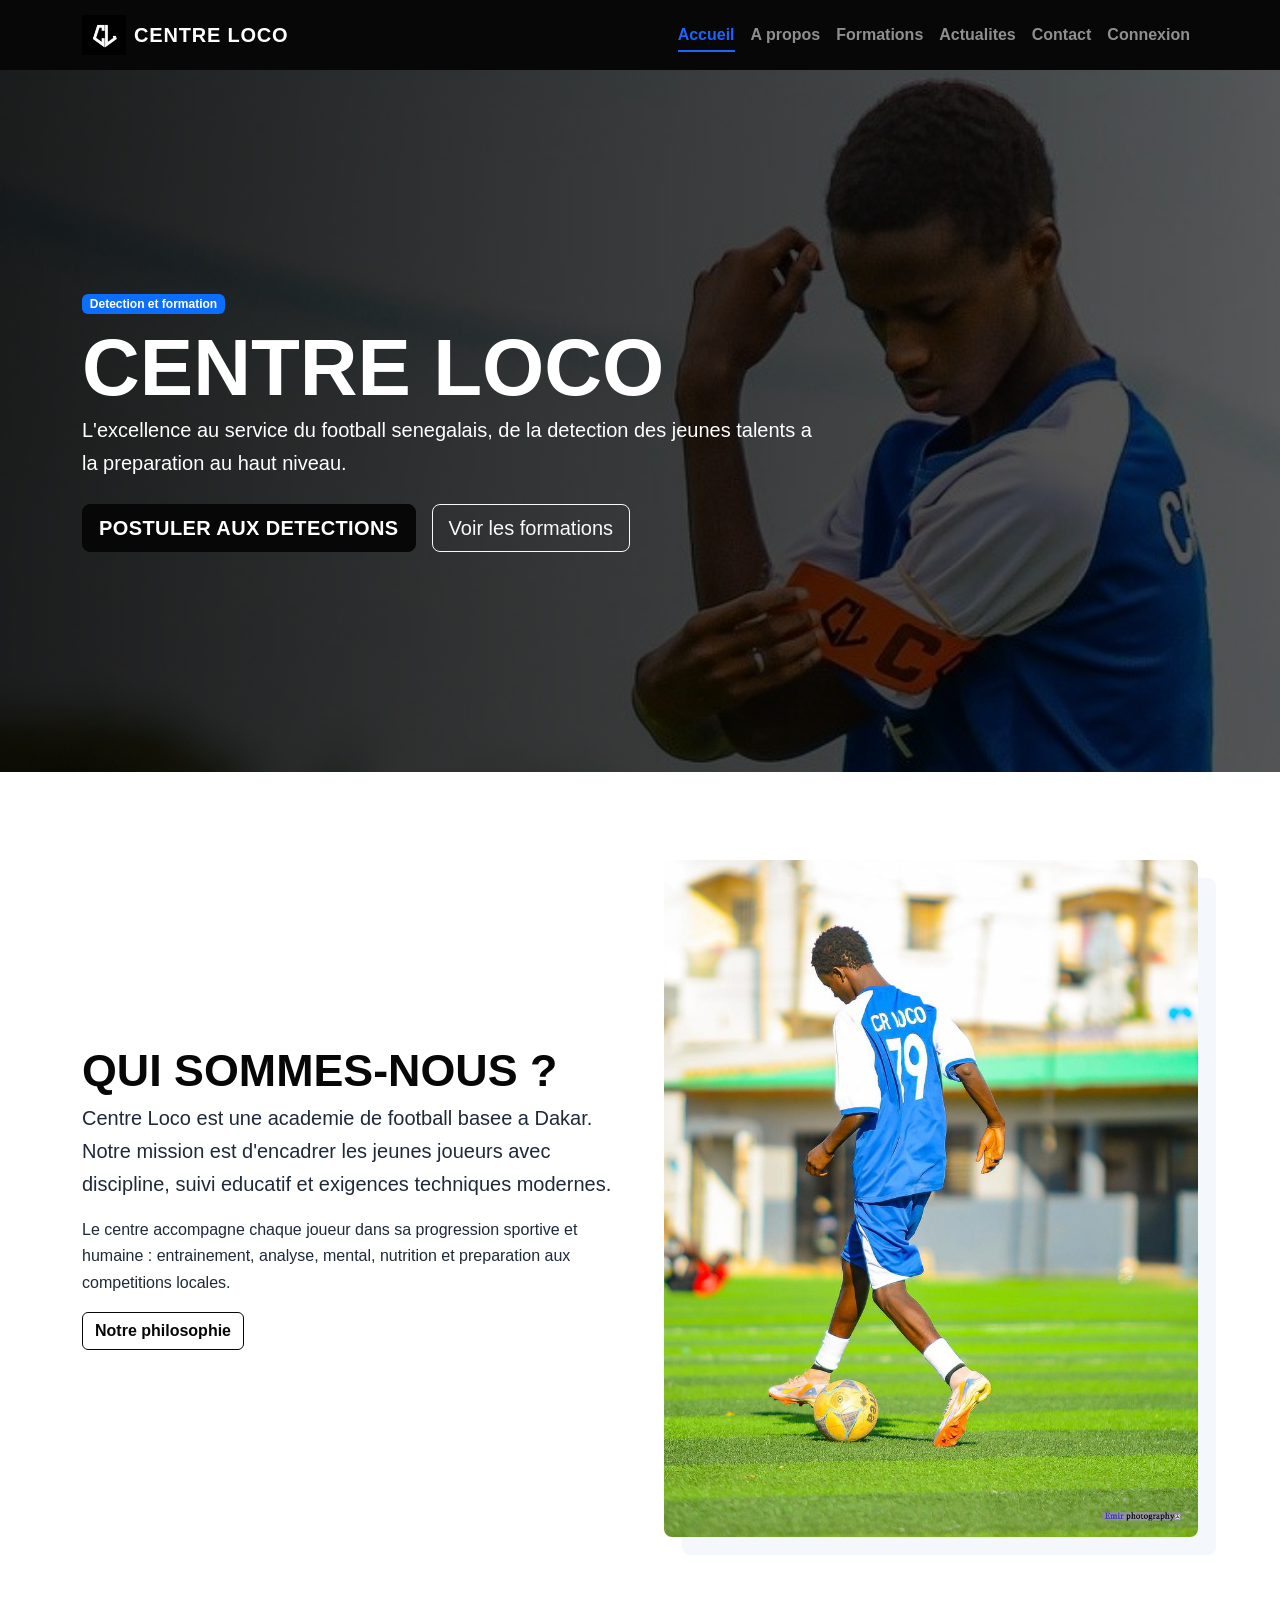
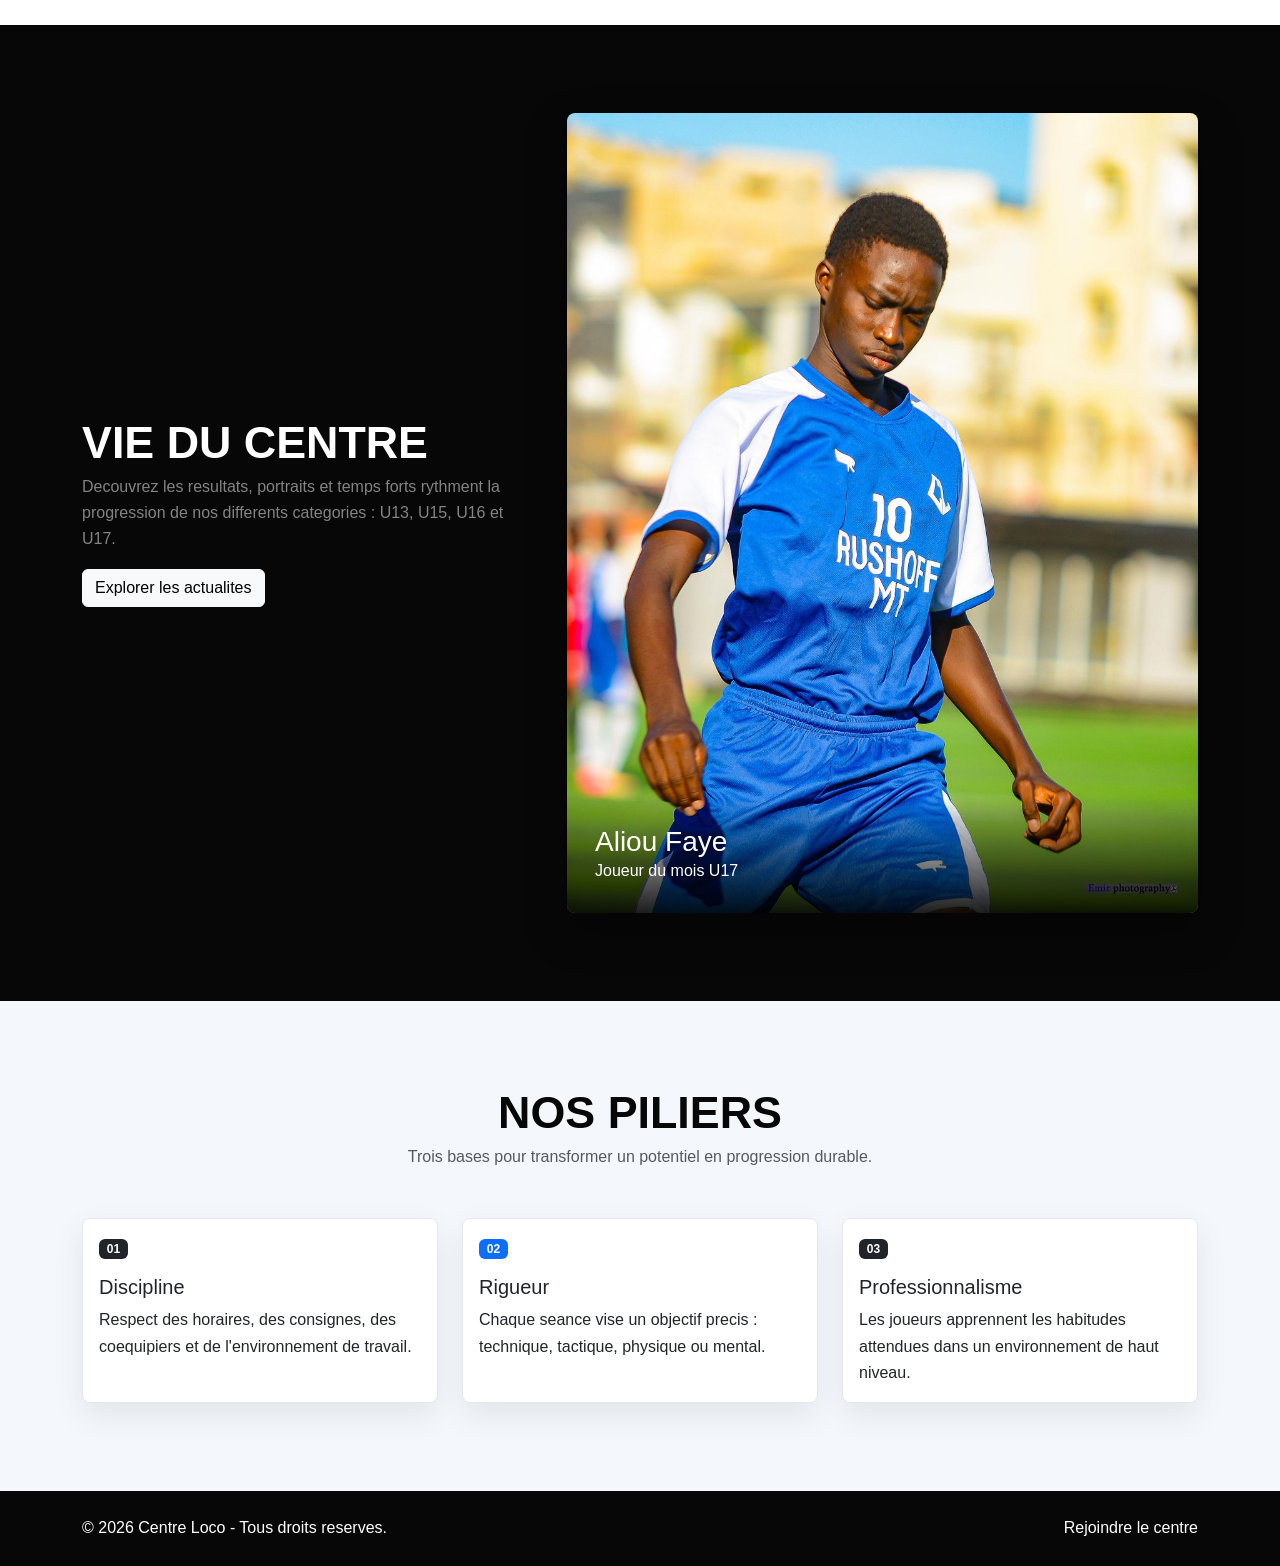
<file: index.html>
<!DOCTYPE html>
<html lang="fr">
<head>
  <meta charset="UTF-8">
  <meta name="viewport" content="width=device-width, initial-scale=1.0">
  <title>Centre Loco - Accueil</title>
  <link href="https://cdn.jsdelivr.net/npm/bootstrap@5.3.3/dist/css/bootstrap.min.css" rel="stylesheet">
  <link rel="stylesheet" href="css/style.css">
</head>
<body>
  <!-- Navigation principale -->
  <header>
    <nav class="navbar navbar-expand-lg navbar-dark sticky-top">
      <div class="container">
        <a class="navbar-brand d-flex align-items-center gap-2" href="index.html">
          <img class="site-logo" src="images/logo.png.jpeg" alt="Logo Centre Loco">
          <span>CENTRE LOCO</span>
        </a>
        <button class="navbar-toggler" type="button" data-bs-toggle="collapse" data-bs-target="#mainNavbar" aria-controls="mainNavbar" aria-expanded="false" aria-label="Afficher le menu">
          <span class="navbar-toggler-icon"></span>
        </button>
        <div class="collapse navbar-collapse" id="mainNavbar">
          <ul class="navbar-nav ms-auto mb-2 mb-lg-0">
            <li class="nav-item"><a class="nav-link active" aria-current="page" href="index.html">Accueil</a></li>
            <li class="nav-item"><a class="nav-link" href="a-propos.html">A propos</a></li>
            <li class="nav-item"><a class="nav-link" href="formations.html">Formations</a></li>
            <li class="nav-item"><a class="nav-link" href="actualites.html">Actualites</a></li>
            <li class="nav-item"><a class="nav-link" href="contact.html">Contact</a></li>
            <li class="nav-item"><a class="nav-link" href="login.html">Connexion</a></li>
          </ul>
        </div>
      </div>
    </nav>
  </header>

  <main>
    <!-- Hero -->
    <section class="hero">
      <div class="container">
        <div class="row">
          <div class="col-lg-8">
            <span class="badge text-bg-primary mb-3">Detection et formation</span>
            <h1 class="hero-title">Centre Loco</h1>
            <p class="lead mb-4">L'excellence au service du football senegalais, de la detection des jeunes talents a la preparation au haut niveau.</p>
            <div class="d-flex flex-wrap gap-3">
              <a class="btn btn-loco btn-lg" href="contact.html">Postuler aux detections</a>
              <a class="btn btn-outline-light btn-lg" href="formations.html">Voir les formations</a>
            </div>
          </div>
        </div>
      </div>
    </section>

    <!-- Presentation -->
    <section class="section-space">
      <div class="container">
        <div class="row align-items-center g-5">
          <div class="col-lg-6">
            <h2 class="section-title">Qui sommes-nous ?</h2>
            <p class="fs-5">Centre Loco est une academie de football basee a Dakar. Notre mission est d'encadrer les jeunes joueurs avec discipline, suivi educatif et exigences techniques modernes.</p>
            <p>Le centre accompagne chaque joueur dans sa progression sportive et humaine : entrainement, analyse, mental, nutrition et preparation aux competitions locales.</p>
            <a class="btn btn-outline-loco" href="a-propos.html">Notre philosophie</a>
          </div>
          <div class="col-lg-6">
            <img class="image-frame" src="images/joueur-presentation-index.jpg" alt="Jeune joueur du Centre Loco">
          </div>
        </div>
      </div>
    </section>

    <!-- Photo mise en avant -->
    <section class="section-space section-dark">
      <div class="container">
        <div class="row align-items-center g-5">
          <div class="col-lg-5">
            <h2 class="section-title">Vie du centre</h2>
            <p class="text-white-50">Decouvrez les resultats, portraits et temps forts rythment la progression de nos differents categories : U13, U15, U16 et U17.</p>
            <a class="btn btn-light" href="actualites.html">Explorer les actualites</a>
          </div>
          <div class="col-lg-7">
            <div class="featured-photo">
              <img src="images/joueur-du-mois.jpg" class="img-fluid" alt="Aliou Faye, joueur du mois U17 du Centre Loco">
              <div class="featured-caption">
                <h3>Aliou Faye</h3>
                <p>Joueur du mois U17</p>
              </div>
            </div>
          </div>
        </div>
      </div>
    </section>

    <!-- Cartes Bootstrap -->
    <section class="section-space section-soft">
      <div class="container">
        <div class="text-center mb-5">
          <h2 class="section-title">Nos piliers</h2>
          <p class="text-muted">Trois bases pour transformer un potentiel en progression durable.</p>
        </div>
        <div class="row g-4">
          <div class="col-md-4">
            <article class="card feature-card">
              <div class="card-body">
                <span class="badge text-bg-dark mb-3">01</span>
                <h3 class="h5 card-title">Discipline</h3>
                <p class="card-text">Respect des horaires, des consignes, des coequipiers et de l'environnement de travail.</p>
              </div>
            </article>
          </div>
          <div class="col-md-4">
            <article class="card feature-card">
              <div class="card-body">
                <span class="badge text-bg-primary mb-3">02</span>
                <h3 class="h5 card-title">Rigueur</h3>
                <p class="card-text">Chaque seance vise un objectif precis : technique, tactique, physique ou mental.</p>
              </div>
            </article>
          </div>
          <div class="col-md-4">
            <article class="card feature-card">
              <div class="card-body">
                <span class="badge text-bg-dark mb-3">03</span>
                <h3 class="h5 card-title">Professionnalisme</h3>
                <p class="card-text">Les joueurs apprennent les habitudes attendues dans un environnement de haut niveau.</p>
              </div>
            </article>
          </div>
        </div>
      </div>
    </section>
  </main>

  <footer class="footer py-4">
    <div class="container d-flex flex-column flex-md-row justify-content-between gap-2">
      <p class="mb-0">&copy; 2026 Centre Loco - Tous droits reserves.</p>
      <p class="mb-0"><a href="contact.html">Rejoindre le centre</a></p>
    </div>
  </footer>

  <script src="https://cdn.jsdelivr.net/npm/bootstrap@5.3.3/dist/js/bootstrap.bundle.min.js"></script>
</body>
</html>
</file>
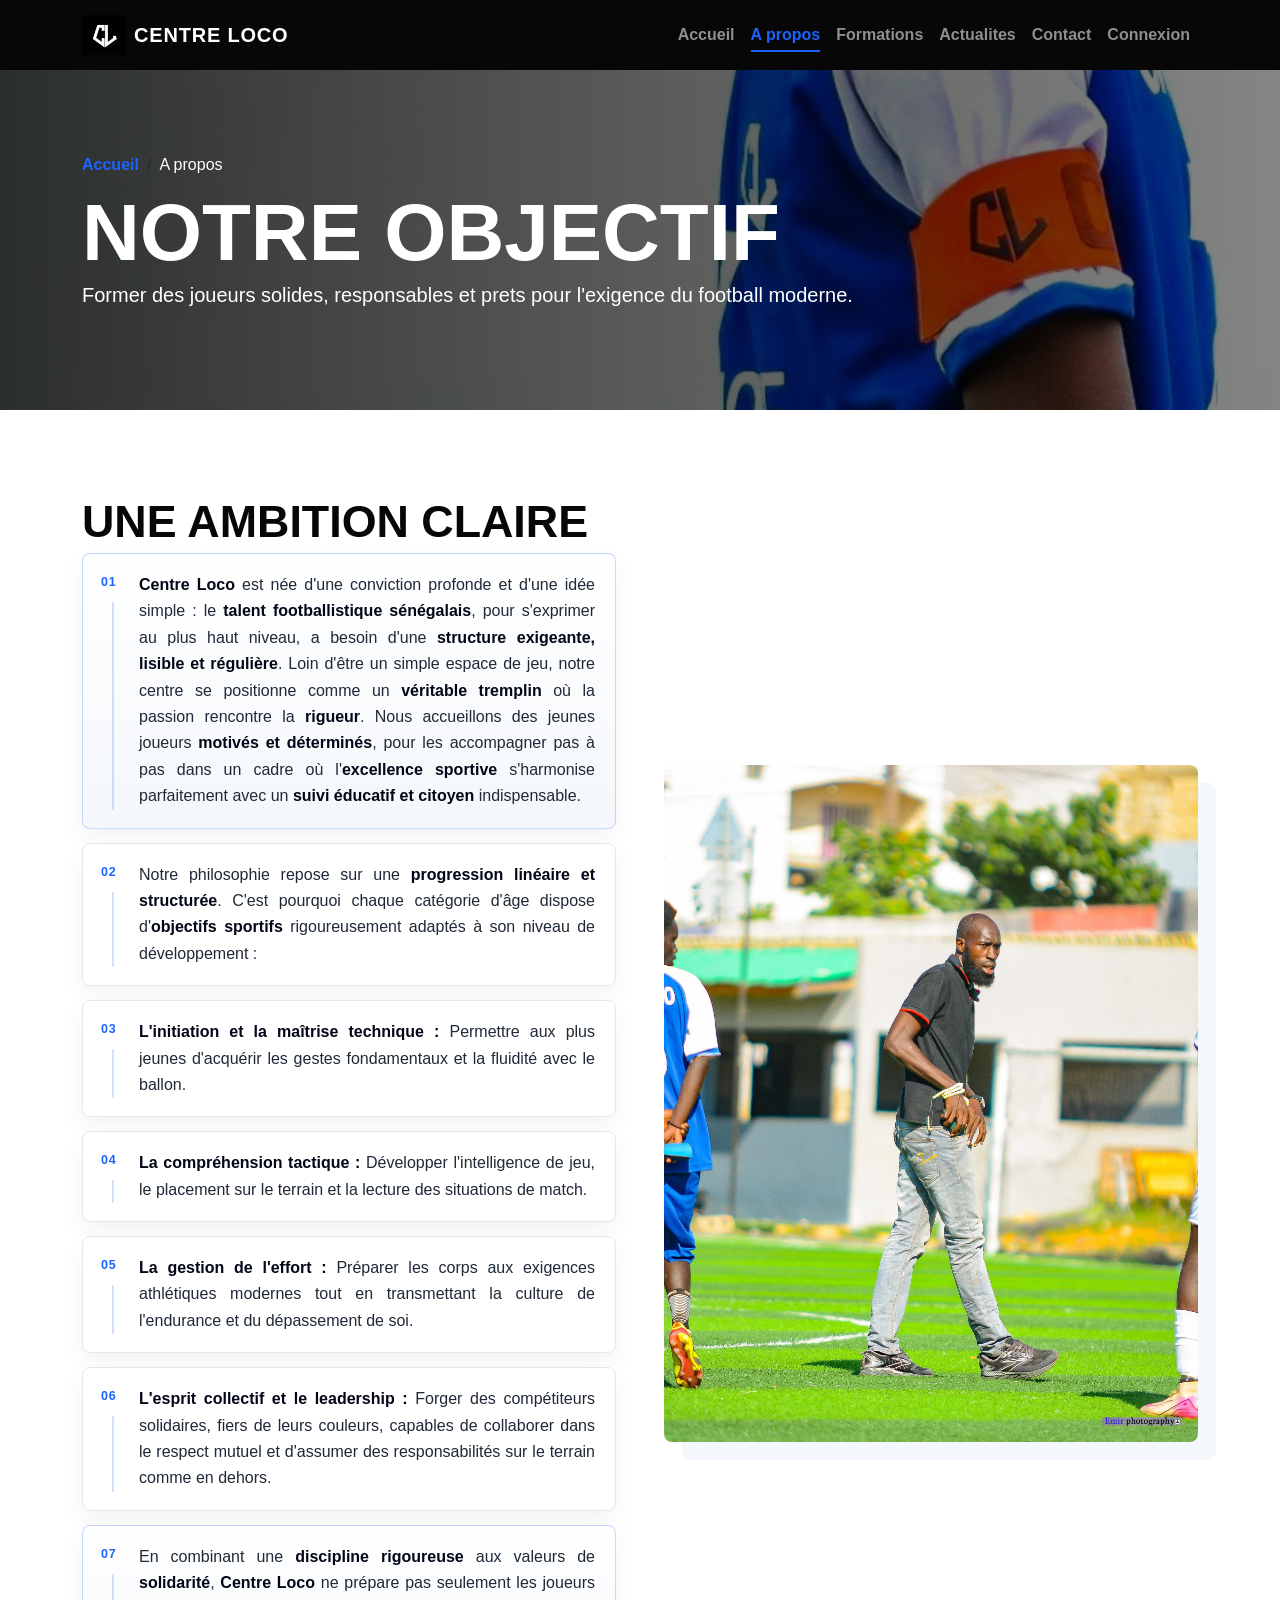
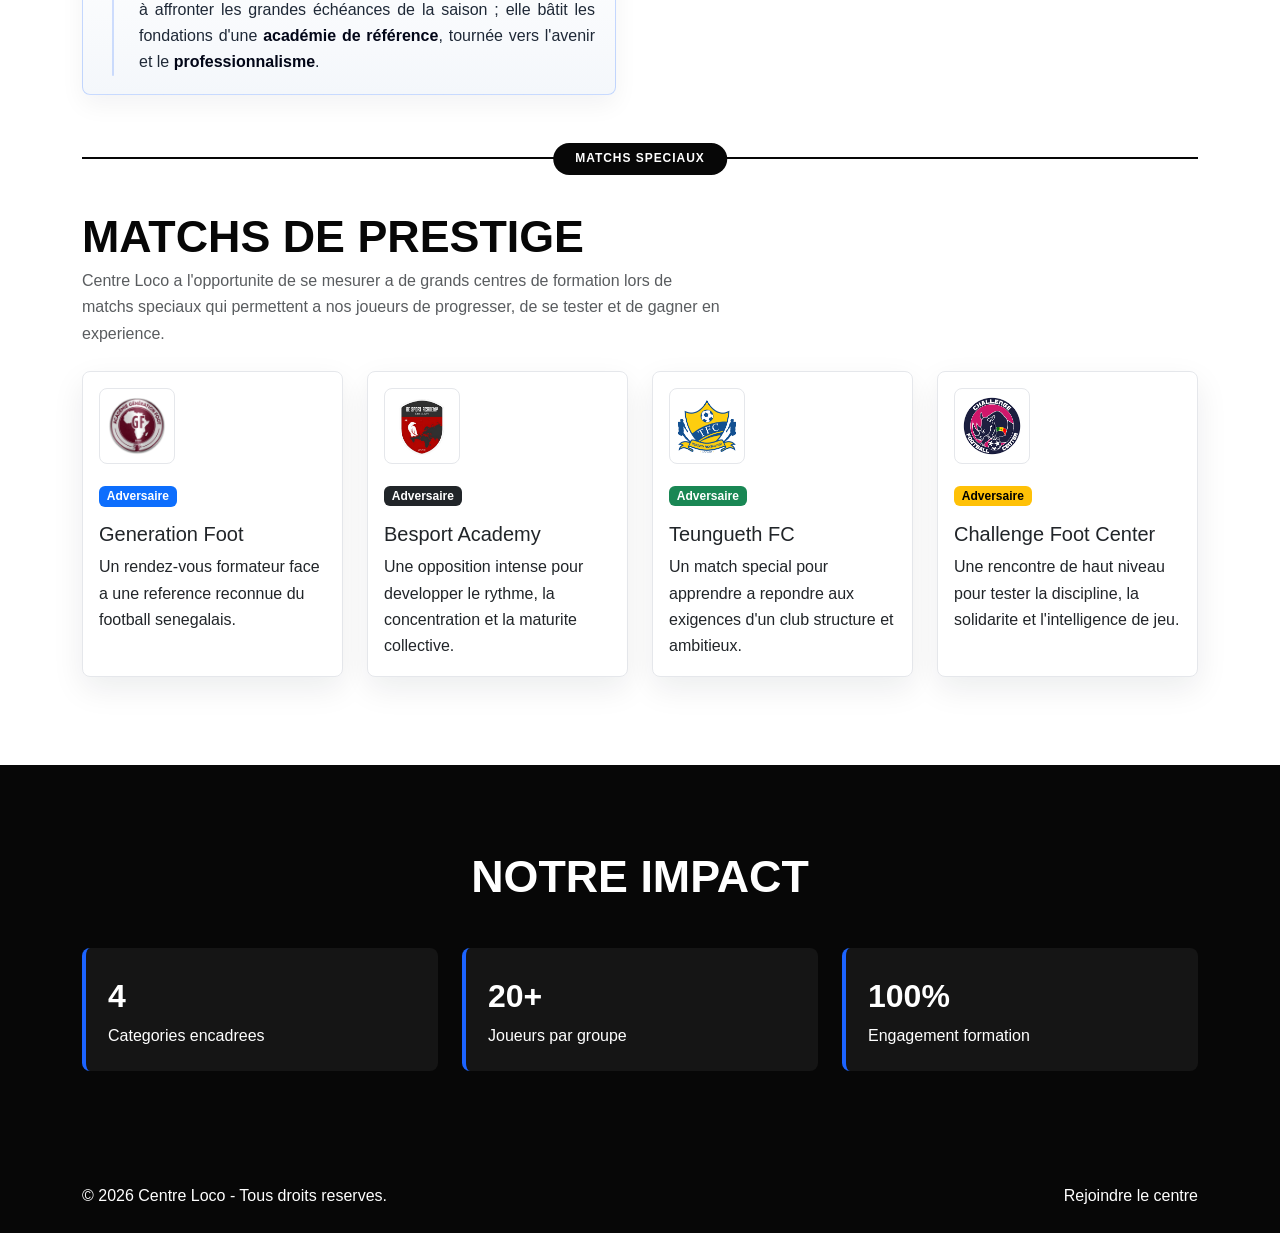
<file: a-propos.html>
<!doctype html>
<html lang="fr">
  <head>
    <meta charset="UTF-8" />
    <meta name="viewport" content="width=device-width, initial-scale=1.0" />
    <title>Centre Loco - A propos</title>
    <link
      href="https://cdn.jsdelivr.net/npm/bootstrap@5.3.3/dist/css/bootstrap.min.css"
      rel="stylesheet"
    />
    <link rel="stylesheet" href="css/style.css" />
  </head>
  <body>
    <header>
      <nav class="navbar navbar-expand-lg navbar-dark sticky-top">
        <div class="container">
          <a
            class="navbar-brand d-flex align-items-center gap-2"
            href="index.html"
            ><img
              class="site-logo"
              src="images/logo.png.jpeg"
              alt="Logo Centre Loco"
            /><span>CENTRE LOCO</span></a
          >
          <button
            class="navbar-toggler"
            type="button"
            data-bs-toggle="collapse"
            data-bs-target="#mainNavbar"
            aria-controls="mainNavbar"
            aria-expanded="false"
            aria-label="Afficher le menu"
          >
            <span class="navbar-toggler-icon"></span>
          </button>
          <div class="collapse navbar-collapse" id="mainNavbar">
            <ul class="navbar-nav ms-auto mb-2 mb-lg-0">
              <li class="nav-item">
                <a class="nav-link" href="index.html">Accueil</a>
              </li>
              <li class="nav-item">
                <a
                  class="nav-link active"
                  aria-current="page"
                  href="a-propos.html"
                  >A propos</a
                >
              </li>
              <li class="nav-item">
                <a class="nav-link" href="formations.html">Formations</a>
              </li>
              <li class="nav-item">
                <a class="nav-link" href="actualites.html">Actualites</a>
              </li>
              <li class="nav-item">
                <a class="nav-link" href="contact.html">Contact</a>
              </li>
              <li class="nav-item">
                <a class="nav-link" href="login.html">Connexion</a>
              </li>
            </ul>
          </div>
        </div>
      </nav>
    </header>

    <main>
      <section class="page-hero about-hero">
        <div class="container">
          <nav aria-label="Fil d'Ariane">
            <ol class="breadcrumb">
              <li class="breadcrumb-item"><a href="index.html">Accueil</a></li>
              <li class="breadcrumb-item active text-white" aria-current="page">
                A propos
              </li>
            </ol>
          </nav>
          <h1 class="hero-title">Notre objectif</h1>
          <p class="lead">
            Former des joueurs solides, responsables et prets pour l'exigence du
            football moderne.
          </p>
        </div>
      </section>

      <section class="section-space">
        <div class="container">
          <div class="row align-items-center g-5">
            <div class="col-lg-6 about-copy">
              <h2 class="section-title">Une ambition claire</h2>
              <p>
                <strong>Centre Loco</strong> est née d'une conviction profonde
                et d'une idée simple : le
                <strong>talent footballistique sénégalais</strong>, pour
                s'exprimer au plus haut niveau, a besoin d'une
                <strong>structure exigeante, lisible et régulière</strong>. Loin
                d'être un simple espace de jeu, notre centre se positionne comme
                un <strong>véritable tremplin</strong> où la passion rencontre
                la <strong>rigueur</strong>. Nous accueillons des jeunes joueurs
                <strong>motivés et déterminés</strong>, pour les accompagner pas
                à pas dans un cadre où l'<strong>excellence sportive</strong>
                s'harmonise parfaitement avec un
                <strong>suivi éducatif et citoyen</strong> indispensable.
              </p>
              <p>
                Notre philosophie repose sur une
                <strong>progression linéaire et structurée</strong>. C'est
                pourquoi chaque catégorie d'âge dispose d'<strong
                  >objectifs sportifs</strong
                >
                rigoureusement adaptés à son niveau de développement :
              </p>
              <p>
                <strong>L'initiation et la maîtrise technique :</strong>
                Permettre aux plus jeunes d'acquérir les gestes fondamentaux et
                la fluidité avec le ballon.
              </p>
              <p>
                <strong>La compréhension tactique :</strong>
                Développer l'intelligence de jeu, le placement sur le terrain et
                la lecture des situations de match.
              </p>
              <p>
                <strong>La gestion de l'effort :</strong>
                Préparer les corps aux exigences athlétiques modernes tout en
                transmettant la culture de l'endurance et du dépassement de soi.
              </p>
              <p>
                <strong>L'esprit collectif et le leadership :</strong> Forger
                des compétiteurs solidaires, fiers de leurs couleurs, capables
                de collaborer dans le respect mutuel et d'assumer des
                responsabilités sur le terrain comme en dehors.
              </p>
              <p>
                En combinant une <strong>discipline rigoureuse</strong> aux
                valeurs de <strong>solidarité</strong>,
                <strong>Centre Loco</strong> ne prépare pas seulement les
                joueurs à affronter les grandes échéances de la saison ; elle
                bâtit les fondations d'une
                <strong>académie de référence</strong>, tournée vers l'avenir et
                le <strong>professionnalisme</strong>.
              </p>
            </div>
            <div class="col-lg-6">
              <img
                class="image-frame"
                src="images/equipe-presentation.jpg"
                alt="Groupe de joueurs du Centre Loco"
              />
            </div>
          </div>

          <div class="match-opportunities mt-5">
            <div class="row align-items-end g-4 mb-4">
              <div class="col-lg-7">
                <h2 class="section-title">Matchs de prestige</h2>
                <p class="text-muted mb-0">
                  Centre Loco a l'opportunite de se mesurer a de grands centres
                  de formation lors de matchs speciaux qui permettent a nos
                  joueurs de progresser, de se tester et de gagner en
                  experience.
                </p>
              </div>
            </div>

            <div class="row g-4">
              <div class="col-md-6 col-xl-3">
                <article class="card h-100 feature-card prestige-card">
                  <div class="card-body">
                    <img
                      class="prestige-logo"
                      src="images/generation-foot.png"
                      alt="Logo Generation Foot"
                    />
                    <span class="badge text-bg-primary mb-3">Adversaire</span>
                    <h3 class="h5 card-title">Generation Foot</h3>
                    <p class="card-text">
                      Un rendez-vous formateur face a une reference reconnue du
                      football senegalais.
                    </p>
                  </div>
                </article>
              </div>
              <div class="col-md-6 col-xl-3">
                <article class="card h-100 feature-card prestige-card">
                  <div class="card-body">
                    <img
                      class="prestige-logo"
                      src="images/Besport.jpg"
                      alt="Logo Besport Academy"
                    />
                    <span class="badge text-bg-dark mb-3">Adversaire</span>
                    <h3 class="h5 card-title">Besport Academy</h3>
                    <p class="card-text">
                      Une opposition intense pour developper le rythme, la
                      concentration et la maturite collective.
                    </p>
                  </div>
                </article>
              </div>
              <div class="col-md-6 col-xl-3">
                <article class="card h-100 feature-card prestige-card">
                  <div class="card-body">
                    <img
                      class="prestige-logo"
                      src="images/TFC.png"
                      alt="Logo Teungueth FC"
                    />
                    <span class="badge text-bg-success mb-3">Adversaire</span>
                    <h3 class="h5 card-title">Teungueth FC</h3>
                    <p class="card-text">
                      Un match special pour apprendre a repondre aux exigences
                      d'un club structure et ambitieux.
                    </p>
                  </div>
                </article>
              </div>
              <div class="col-md-6 col-xl-3">
                <article class="card h-100 feature-card prestige-card">
                  <div class="card-body">
                    <img
                      class="prestige-logo"
                      src="images/ChallengeFootCenter.png"
                      alt="Logo Challenge Foot Center"
                    />
                    <span class="badge text-bg-warning mb-3">Adversaire</span>
                    <h3 class="h5 card-title">Challenge Foot Center</h3>
                    <p class="card-text">
                      Une rencontre de haut niveau pour tester la discipline, la
                      solidarite et l'intelligence de jeu.
                    </p>
                  </div>
                </article>
              </div>
            </div>
          </div>
        </div>
      </section>

      <section class="section-space section-dark">
        <div class="container">
          <h2 class="section-title text-white mb-5 text-center">
            Notre impact
          </h2>
          <div class="row g-4">
            <div class="col-md-4">
              <div class="stat-box">
                <span class="stat-value">4</span>
                <span>Categories encadrees</span>
              </div>
            </div>
            <div class="col-md-4">
              <div class="stat-box">
                <span class="stat-value">20+</span>
                <span>Joueurs par groupe</span>
              </div>
            </div>
            <div class="col-md-4">
              <div class="stat-box">
                <span class="stat-value">100%</span>
                <span>Engagement formation</span>
              </div>
            </div>
          </div>
        </div>
      </section>
    </main>

    <footer class="footer py-4">
      <div
        class="container d-flex flex-column flex-md-row justify-content-between gap-2"
      >
        <p class="mb-0">&copy; 2026 Centre Loco - Tous droits reserves.</p>
        <p class="mb-0"><a href="contact.html">Rejoindre le centre</a></p>
      </div>
    </footer>

    <script src="https://cdn.jsdelivr.net/npm/bootstrap@5.3.3/dist/js/bootstrap.bundle.min.js"></script>
  </body>
</html>
</file>
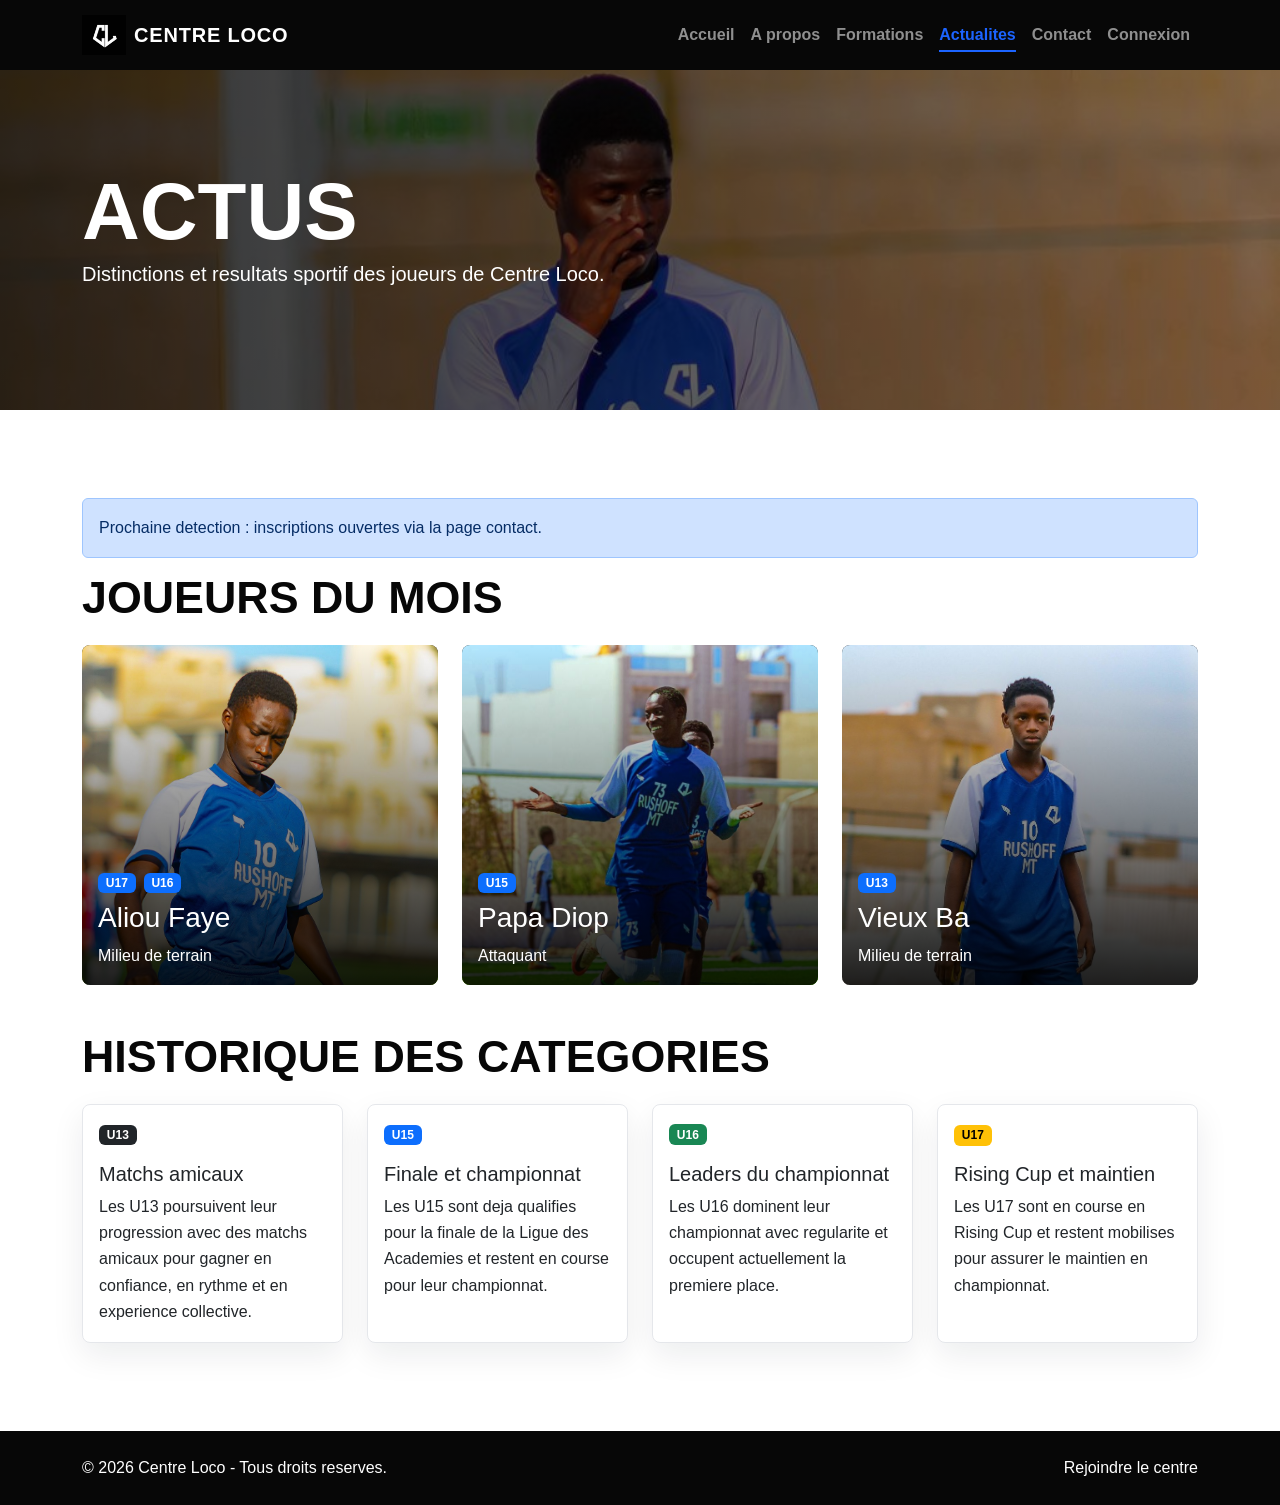
<file: actualites.html>
<!DOCTYPE html>
<html lang="fr">
<head>
  <meta charset="UTF-8">
  <meta name="viewport" content="width=device-width, initial-scale=1.0">
  <title>Centre Loco - Actualites</title>
  <link href="https://cdn.jsdelivr.net/npm/bootstrap@5.3.3/dist/css/bootstrap.min.css" rel="stylesheet">
  <link rel="stylesheet" href="css/style.css">
</head>
<body>
  <header>
    <nav class="navbar navbar-expand-lg navbar-dark sticky-top">
      <div class="container">
        <a class="navbar-brand d-flex align-items-center gap-2" href="index.html"><img class="site-logo" src="images/logo.png.jpeg" alt="Logo Centre Loco"><span>CENTRE LOCO</span></a>
        <button class="navbar-toggler" type="button" data-bs-toggle="collapse" data-bs-target="#mainNavbar" aria-controls="mainNavbar" aria-expanded="false" aria-label="Afficher le menu"><span class="navbar-toggler-icon"></span></button>
        <div class="collapse navbar-collapse" id="mainNavbar">
          <ul class="navbar-nav ms-auto mb-2 mb-lg-0">
            <li class="nav-item"><a class="nav-link" href="index.html">Accueil</a></li>
            <li class="nav-item"><a class="nav-link" href="a-propos.html">A propos</a></li>
            <li class="nav-item"><a class="nav-link" href="formations.html">Formations</a></li>
            <li class="nav-item"><a class="nav-link active" aria-current="page" href="actualites.html">Actualites</a></li>
            <li class="nav-item"><a class="nav-link" href="contact.html">Contact</a></li>
            <li class="nav-item"><a class="nav-link" href="login.html">Connexion</a></li>
          </ul>
        </div>
      </div>
    </nav>
  </header>

  <main>
    <section class="page-hero news-hero">
      <div class="container">
        <h1 class="hero-title">Actus</h1>
        <p class="lead">Distinctions et resultats sportif des joueurs de Centre Loco.</p>
      </div>
    </section>

    <section class="section-space">
      <div class="container">
        <div class="alert alert-primary" role="alert">
          Prochaine detection : inscriptions ouvertes via la page contact.
        </div>
        <h2 class="section-title mb-4">Joueurs du mois</h2>
        <div class="row g-4">
          <div class="col-md-4">
            <article class="card text-bg-dark player-card">
              <img src="images/joueur-du-mois.jpg" class="card-img" alt="Aliou Faye">
              <div class="card-img-overlay">
                <div class="d-flex gap-2 align-self-start mb-2">
                  <span class="badge text-bg-primary">U17</span>
                  <span class="badge text-bg-primary">U16</span>
                </div>
                <h3 class="card-title">Aliou Faye</h3>
                <p class="card-text">Milieu de terrain</p>
              </div>
            </article>
          </div>
          <div class="col-md-4">
            <article class="card text-bg-dark player-card">
              <img src="images/papa-diop.jpg" class="card-img" alt="Papa Diop">
              <div class="card-img-overlay">
                <span class="badge text-bg-primary align-self-start mb-2">U15</span>
                <h3 class="card-title">Papa Diop</h3>
                <p class="card-text">Attaquant</p>
              </div>
            </article>
          </div>
          <div class="col-md-4">
            <article class="card text-bg-dark player-card">
              <img src="images/vieux-ba.jpg" class="card-img" alt="Vieux Ba">
              <div class="card-img-overlay">
                <span class="badge text-bg-primary align-self-start mb-2">U13</span>
                <h3 class="card-title">Vieux Ba</h3>
                <p class="card-text">Milieu de terrain</p>
              </div>
            </article>
          </div>
        </div>

        <div class="category-history mt-5">
          <h2 class="section-title mb-4">Historique des categories</h2>
          <div class="row g-4">
            <div class="col-md-6 col-xl-3">
              <article class="card h-100 feature-card">
                <div class="card-body">
                  <span class="badge text-bg-dark mb-3">U13</span>
                  <h3 class="h5 card-title">Matchs amicaux</h3>
                  <p class="card-text">Les U13 poursuivent leur progression avec des matchs amicaux pour gagner en confiance, en rythme et en experience collective.</p>
                </div>
              </article>
            </div>
            <div class="col-md-6 col-xl-3">
              <article class="card h-100 feature-card">
                <div class="card-body">
                  <span class="badge text-bg-primary mb-3">U15</span>
                  <h3 class="h5 card-title">Finale et championnat</h3>
                  <p class="card-text">Les U15 sont deja qualifies pour la finale de la Ligue des Academies et restent en course pour leur championnat.</p>
                </div>
              </article>
            </div>
            <div class="col-md-6 col-xl-3">
              <article class="card h-100 feature-card">
                <div class="card-body">
                  <span class="badge text-bg-success mb-3">U16</span>
                  <h3 class="h5 card-title">Leaders du championnat</h3>
                  <p class="card-text">Les U16 dominent leur championnat avec regularite et occupent actuellement la premiere place.</p>
                </div>
              </article>
            </div>
            <div class="col-md-6 col-xl-3">
              <article class="card h-100 feature-card">
                <div class="card-body">
                  <span class="badge text-bg-warning mb-3">U17</span>
                  <h3 class="h5 card-title">Rising Cup et maintien</h3>
                  <p class="card-text">Les U17 sont en course en Rising Cup et restent mobilises pour assurer le maintien en championnat.</p>
                </div>
              </article>
            </div>
          </div>
        </div>
      </div>
    </section>
  </main>

  <footer class="footer py-4">
    <div class="container d-flex flex-column flex-md-row justify-content-between gap-2">
      <p class="mb-0">&copy; 2026 Centre Loco - Tous droits reserves.</p>
      <p class="mb-0"><a href="contact.html">Rejoindre le centre</a></p>
    </div>
  </footer>

  <script src="https://cdn.jsdelivr.net/npm/bootstrap@5.3.3/dist/js/bootstrap.bundle.min.js"></script>
</body>
</html>
</file>
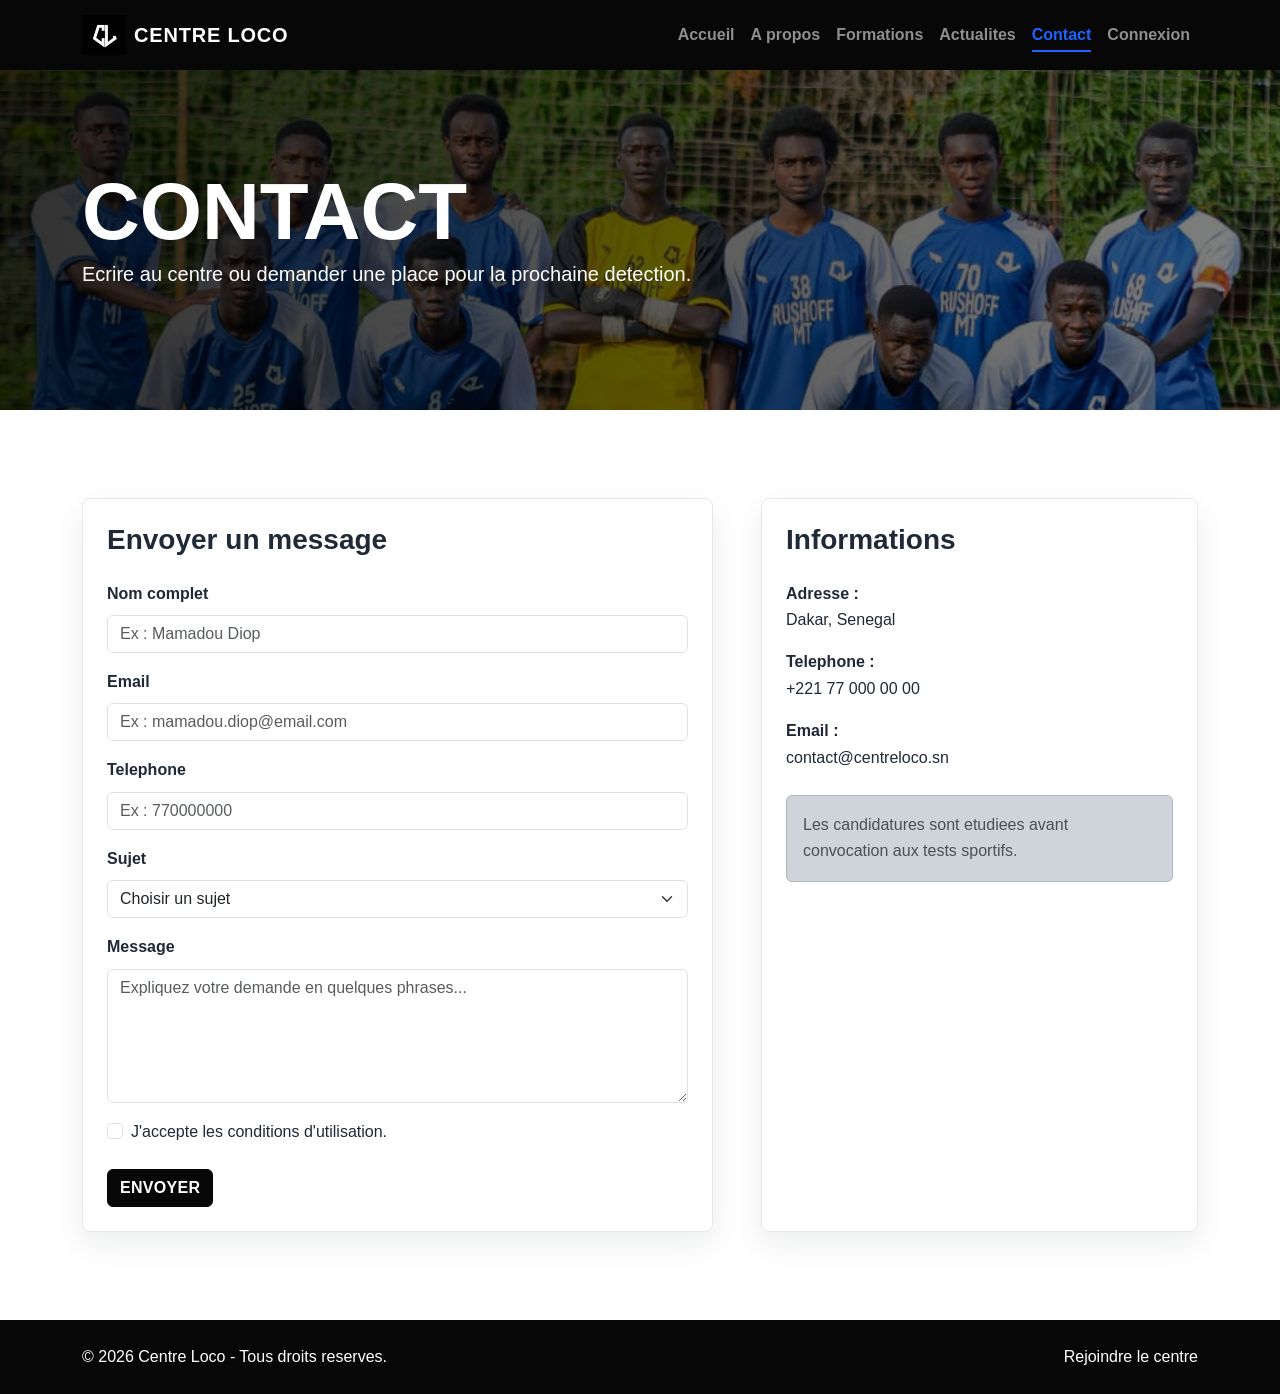
<file: contact.html>
<!DOCTYPE html>
<html lang="fr">
<head>
  <meta charset="UTF-8">
  <meta name="viewport" content="width=device-width, initial-scale=1.0">
  <title>Centre Loco - Contact</title>
  <link href="https://cdn.jsdelivr.net/npm/bootstrap@5.3.3/dist/css/bootstrap.min.css" rel="stylesheet">
  <link rel="stylesheet" href="css/style.css">
</head>
<body>
  <header>
    <nav class="navbar navbar-expand-lg navbar-dark sticky-top">
      <div class="container">
        <a class="navbar-brand d-flex align-items-center gap-2" href="index.html"><img class="site-logo" src="images/logo.png.jpeg" alt="Logo Centre Loco"><span>CENTRE LOCO</span></a>
        <button class="navbar-toggler" type="button" data-bs-toggle="collapse" data-bs-target="#mainNavbar" aria-controls="mainNavbar" aria-expanded="false" aria-label="Afficher le menu"><span class="navbar-toggler-icon"></span></button>
        <div class="collapse navbar-collapse" id="mainNavbar">
          <ul class="navbar-nav ms-auto mb-2 mb-lg-0">
            <li class="nav-item"><a class="nav-link" href="index.html">Accueil</a></li>
            <li class="nav-item"><a class="nav-link" href="a-propos.html">A propos</a></li>
            <li class="nav-item"><a class="nav-link" href="formations.html">Formations</a></li>
            <li class="nav-item"><a class="nav-link" href="actualites.html">Actualites</a></li>
            <li class="nav-item"><a class="nav-link active" aria-current="page" href="contact.html">Contact</a></li>
            <li class="nav-item"><a class="nav-link" href="login.html">Connexion</a></li>
          </ul>
        </div>
      </div>
    </nav>
  </header>

  <main>
    <section class="page-hero contact-hero">
      <div class="container">
        <h1 class="hero-title">Contact</h1>
        <p class="lead">Ecrire au centre ou demander une place pour la prochaine detection.</p>
      </div>
    </section>

    <section class="section-space">
      <div class="container">
        <div class="row g-5">
          <div class="col-md-7">
            <form method="post" class="contact-panel p-4 bg-white">
              <h2 class="h3 fw-bold mb-4">Envoyer un message</h2>
              <div class="mb-3">
                <label class="form-label" for="fullName">Nom complet</label>
                <input class="form-control" type="text" id="fullName" name="fullName" placeholder="Ex : Mamadou Diop" minlength="2" pattern="[A-Za-zÀ-ÖØ-öø-ÿ' -]+" title="Le nom complet ne doit pas contenir de chiffres." required>
              </div>
              <div class="mb-3">
                <label class="form-label" for="email">Email</label>
                <input class="form-control" type="email" id="email" name="email" placeholder="Ex : mamadou.diop@email.com" required>
              </div>
              <div class="mb-3">
                <label class="form-label" for="phone">Telephone</label>
                <input class="form-control" type="tel" id="phone" name="phone" placeholder="Ex : 770000000" pattern="[0-9]{9}" minlength="9" maxlength="9" inputmode="numeric" title="Le numero doit contenir exactement 9 chiffres.">
              </div>
              <div class="mb-3">
                <label class="form-label" for="subject">Sujet</label>
                <select class="form-select" id="subject" name="subject" required>
                  <option value="">Choisir un sujet</option>
                  <option>Inscription detection</option>
                  <option>Informations formations</option>
                  <option>Partenariat</option>
                  <option>Suivi joueur</option>
                </select>
              </div>
              <div class="mb-3">
                <label class="form-label" for="message">Message</label>
                <textarea class="form-control" id="message" name="message" rows="5" minlength="20" placeholder="Expliquez votre demande en quelques phrases..." required></textarea>
              </div>
              <div class="form-check mb-4">
                <input class="form-check-input" type="checkbox" value="accepted" id="terms" required>
                <label class="form-check-label" for="terms">J'accepte les conditions d'utilisation.</label>
              </div>
              <button class="btn btn-loco" type="submit">Envoyer</button>
            </form>
          </div>
          <div class="col-md-5">
            <aside class="contact-panel p-4 h-100">
              <h2 class="h3 fw-bold mb-4">Informations</h2>
              <p><strong>Adresse :</strong><br>Dakar, Senegal</p>
              <p><strong>Telephone :</strong><br>+221 77 000 00 00</p>
              <p><strong>Email :</strong><br>contact@centreloco.sn</p>
              <div class="alert alert-dark mt-4" role="alert">
                Les candidatures sont etudiees avant convocation aux tests sportifs.
              </div>
            </aside>
          </div>
        </div>
      </div>
    </section>
  </main>

  <footer class="footer py-4">
    <div class="container d-flex flex-column flex-md-row justify-content-between gap-2">
      <p class="mb-0">&copy; 2026 Centre Loco - Tous droits reserves.</p>
      <p class="mb-0"><a href="contact.html">Rejoindre le centre</a></p>
    </div>
  </footer>

  <script src="https://cdn.jsdelivr.net/npm/bootstrap@5.3.3/dist/js/bootstrap.bundle.min.js"></script>
</body>
</html>
</file>
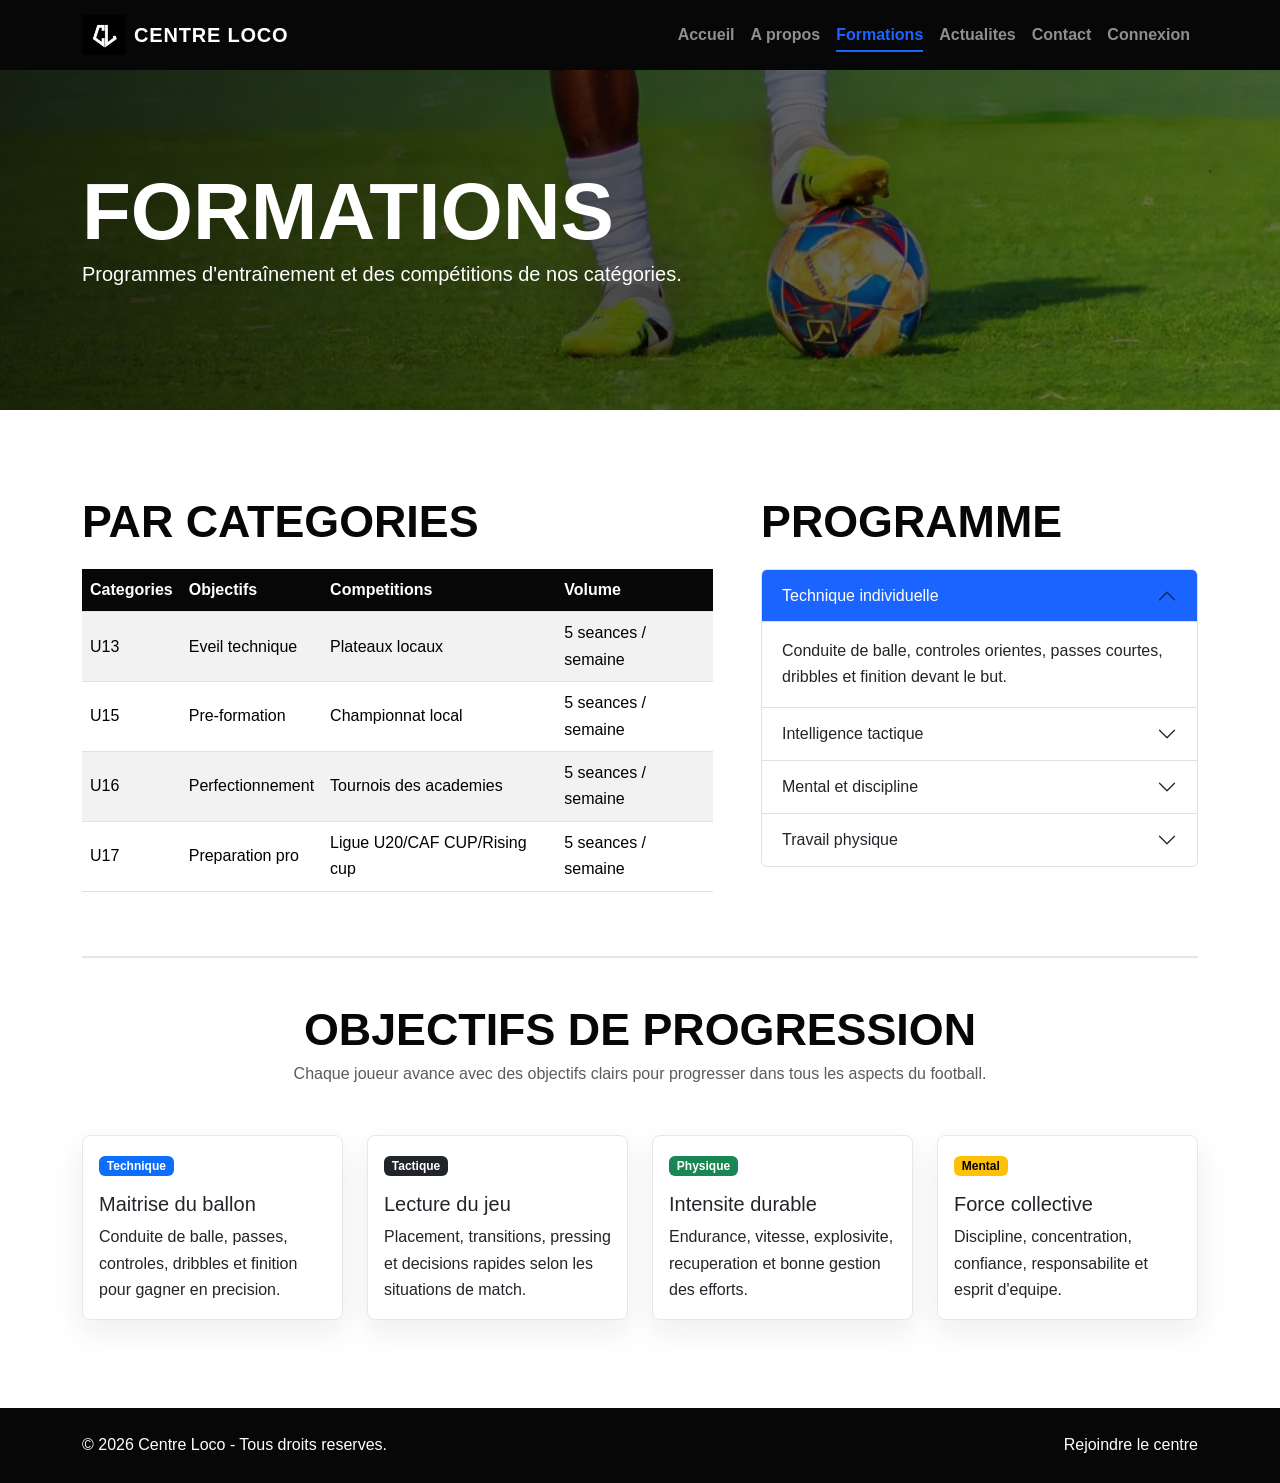
<file: formations.html>
<!DOCTYPE html>
<html lang="fr">
<head>
  <meta charset="UTF-8">
  <meta name="viewport" content="width=device-width, initial-scale=1.0">
  <title>Centre Loco - Formations</title>
  <link href="https://cdn.jsdelivr.net/npm/bootstrap@5.3.3/dist/css/bootstrap.min.css" rel="stylesheet">
  <link rel="stylesheet" href="css/style.css">
</head>
<body>
  <header>
    <nav class="navbar navbar-expand-lg navbar-dark sticky-top">
      <div class="container">
        <a class="navbar-brand d-flex align-items-center gap-2" href="index.html"><img class="site-logo" src="images/logo.png.jpeg" alt="Logo Centre Loco"><span>CENTRE LOCO</span></a>
        <button class="navbar-toggler" type="button" data-bs-toggle="collapse" data-bs-target="#mainNavbar" aria-controls="mainNavbar" aria-expanded="false" aria-label="Afficher le menu"><span class="navbar-toggler-icon"></span></button>
        <div class="collapse navbar-collapse" id="mainNavbar">
          <ul class="navbar-nav ms-auto mb-2 mb-lg-0">
            <li class="nav-item"><a class="nav-link" href="index.html">Accueil</a></li>
            <li class="nav-item"><a class="nav-link" href="a-propos.html">A propos</a></li>
            <li class="nav-item"><a class="nav-link active" aria-current="page" href="formations.html">Formations</a></li>
            <li class="nav-item"><a class="nav-link" href="actualites.html">Actualites</a></li>
            <li class="nav-item"><a class="nav-link" href="contact.html">Contact</a></li>
            <li class="nav-item"><a class="nav-link" href="login.html">Connexion</a></li>
          </ul>
        </div>
      </div>
    </nav>
  </header>

  <main>
    <section class="page-hero formations-hero">
      <div class="container">
        <h1 class="hero-title">Formations</h1>
        <p class="lead">Programmes d'entraînement et des compétitions de nos catégories.</p>
      </div>
    </section>

    <section class="section-space">
      <div class="container">
        <div class="row g-5">
          <div class="col-lg-7">
            <h2 class="section-title mb-4">Par categories</h2>
            <div class="table-responsive">
              <table class="table table-striped align-middle">
                <thead>
                  <tr>
                    <th>Categories</th>
                    <th>Objectifs</th>
                    <th>Competitions</th>
                    <th>Volume</th>
                  </tr>
                </thead>
                <tbody>
                  <tr><td>U13</td><td>Eveil technique</td><td>Plateaux locaux</td><td>5 seances / semaine</td></tr>
                  <tr><td>U15</td><td>Pre-formation</td><td>Championnat local</td><td>5 seances / semaine</td></tr>
                  <tr><td>U16</td><td>Perfectionnement</td><td>Tournois des academies</td><td>5 seances / semaine</td></tr>
                  <tr><td>U17</td><td>Preparation pro</td><td>Ligue U20/CAF CUP/Rising cup</td><td>5 seances / semaine</td></tr>
                </tbody>
              </table>
            </div>
          </div>
          <div class="col-lg-5">
            <h2 class="section-title mb-4">Programme</h2>
            <div class="accordion" id="programAccordion">
              <div class="accordion-item">
                <h3 class="accordion-header">
                  <button class="accordion-button" type="button" data-bs-toggle="collapse" data-bs-target="#technique" aria-expanded="true" aria-controls="technique">Technique individuelle</button>
                </h3>
                <div id="technique" class="accordion-collapse collapse show" data-bs-parent="#programAccordion">
                  <div class="accordion-body">Conduite de balle, controles orientes, passes courtes, dribbles et finition devant le but.</div>
                </div>
              </div>
              <div class="accordion-item">
                <h3 class="accordion-header">
                  <button class="accordion-button collapsed" type="button" data-bs-toggle="collapse" data-bs-target="#tactique" aria-expanded="false" aria-controls="tactique">Intelligence tactique</button>
                </h3>
                <div id="tactique" class="accordion-collapse collapse" data-bs-parent="#programAccordion">
                  <div class="accordion-body">Occupation de l'espace, replacements, transitions, pressing et lecture des situations de jeu.</div>
                </div>
              </div>
              <div class="accordion-item">
                <h3 class="accordion-header">
                  <button class="accordion-button collapsed" type="button" data-bs-toggle="collapse" data-bs-target="#mental" aria-expanded="false" aria-controls="mental">Mental et discipline</button>
                </h3>
                <div id="mental" class="accordion-collapse collapse" data-bs-parent="#programAccordion">
                  <div class="accordion-body">Ponctualite, concentration, gestion de l'erreur, respect de l'equipe et preparation aux matchs.</div>
                </div>
              </div>
              <div class="accordion-item">
                <h3 class="accordion-header">
                  <button class="accordion-button collapsed" type="button" data-bs-toggle="collapse" data-bs-target="#physique" aria-expanded="false" aria-controls="physique">Travail physique</button>
                </h3>
                <div id="physique" class="accordion-collapse collapse" data-bs-parent="#programAccordion">
                  <div class="accordion-body">Developpement du cardio, courses fractionnees, endurance specifique au football, recuperation active et gestion des efforts pendant les matchs.</div>
                </div>
              </div>
            </div>
          </div>
        </div>

        <div class="progression-goals mt-5">
          <div class="text-center mb-5">
            <h2 class="section-title">Objectifs de progression</h2>
            <p class="text-muted mb-0">Chaque joueur avance avec des objectifs clairs pour progresser dans tous les aspects du football.</p>
          </div>

          <div class="row g-4">
            <div class="col-md-6 col-xl-3">
              <article class="card h-100 feature-card">
                <div class="card-body">
                  <span class="badge text-bg-primary mb-3">Technique</span>
                  <h3 class="h5 card-title">Maitrise du ballon</h3>
                  <p class="card-text">Conduite de balle, passes, controles, dribbles et finition pour gagner en precision.</p>
                </div>
              </article>
            </div>
            <div class="col-md-6 col-xl-3">
              <article class="card h-100 feature-card">
                <div class="card-body">
                  <span class="badge text-bg-dark mb-3">Tactique</span>
                  <h3 class="h5 card-title">Lecture du jeu</h3>
                  <p class="card-text">Placement, transitions, pressing et decisions rapides selon les situations de match.</p>
                </div>
              </article>
            </div>
            <div class="col-md-6 col-xl-3">
              <article class="card h-100 feature-card">
                <div class="card-body">
                  <span class="badge text-bg-success mb-3">Physique</span>
                  <h3 class="h5 card-title">Intensite durable</h3>
                  <p class="card-text">Endurance, vitesse, explosivite, recuperation et bonne gestion des efforts.</p>
                </div>
              </article>
            </div>
            <div class="col-md-6 col-xl-3">
              <article class="card h-100 feature-card">
                <div class="card-body">
                  <span class="badge text-bg-warning mb-3">Mental</span>
                  <h3 class="h5 card-title">Force collective</h3>
                  <p class="card-text">Discipline, concentration, confiance, responsabilite et esprit d'equipe.</p>
                </div>
              </article>
            </div>
          </div>
        </div>
      </div>
    </section>
  </main>

  <footer class="footer py-4">
    <div class="container d-flex flex-column flex-md-row justify-content-between gap-2">
      <p class="mb-0">&copy; 2026 Centre Loco - Tous droits reserves.</p>
      <p class="mb-0"><a href="contact.html">Rejoindre le centre</a></p>
    </div>
  </footer>

  <script src="https://cdn.jsdelivr.net/npm/bootstrap@5.3.3/dist/js/bootstrap.bundle.min.js"></script>
</body>
</html>
</file>
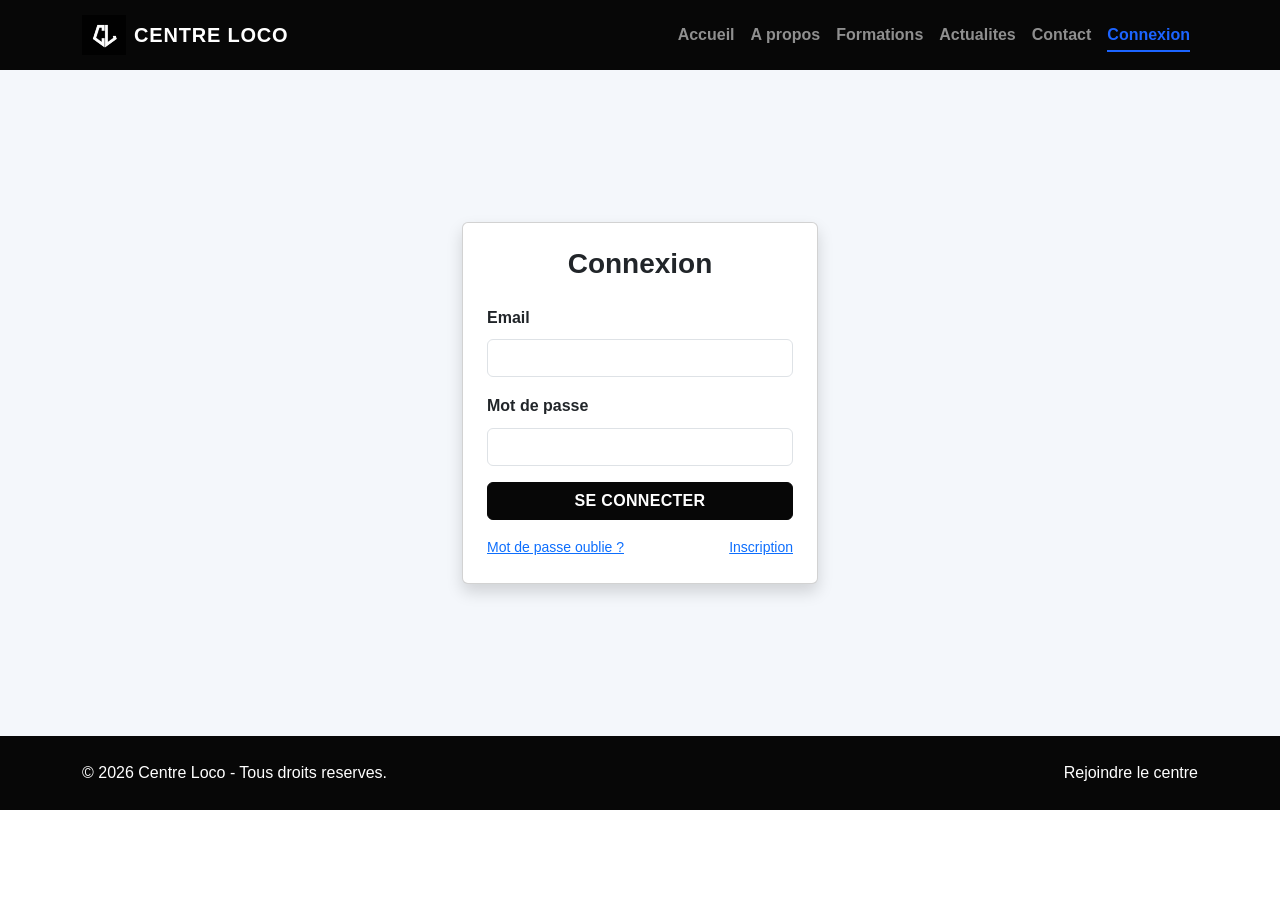
<file: login.html>
<!DOCTYPE html>
<html lang="fr">
<head>
  <meta charset="UTF-8">
  <meta name="viewport" content="width=device-width, initial-scale=1.0">
  <title>Centre Loco - Connexion</title>
  <link href="https://cdn.jsdelivr.net/npm/bootstrap@5.3.3/dist/css/bootstrap.min.css" rel="stylesheet">
  <link rel="stylesheet" href="css/style.css">
</head>
<body>
  <header>
    <nav class="navbar navbar-expand-lg navbar-dark sticky-top">
      <div class="container">
        <a class="navbar-brand d-flex align-items-center gap-2" href="index.html"><img class="site-logo" src="images/logo.png.jpeg" alt="Logo Centre Loco"><span>CENTRE LOCO</span></a>
        <button class="navbar-toggler" type="button" data-bs-toggle="collapse" data-bs-target="#mainNavbar" aria-controls="mainNavbar" aria-expanded="false" aria-label="Afficher le menu"><span class="navbar-toggler-icon"></span></button>
        <div class="collapse navbar-collapse" id="mainNavbar">
          <ul class="navbar-nav ms-auto mb-2 mb-lg-0">
            <li class="nav-item"><a class="nav-link" href="index.html">Accueil</a></li>
            <li class="nav-item"><a class="nav-link" href="a-propos.html">A propos</a></li>
            <li class="nav-item"><a class="nav-link" href="formations.html">Formations</a></li>
            <li class="nav-item"><a class="nav-link" href="actualites.html">Actualites</a></li>
            <li class="nav-item"><a class="nav-link" href="contact.html">Contact</a></li>
            <li class="nav-item"><a class="nav-link active" aria-current="page" href="login.html">Connexion</a></li>
          </ul>
        </div>
      </div>
    </nav>
  </header>

  <main class="login-section">
    <div class="container">
      <div class="row">
        <div class="col-md-4 offset-md-4">
          <div class="card shadow">
            <div class="card-body p-4">
              <h1 class="h3 fw-bold text-center mb-4">Connexion</h1>
              <form method="post">
                <div class="mb-3">
                  <label class="form-label" for="loginEmail">Email</label>
                  <input class="form-control" type="email" id="loginEmail" name="loginEmail" required>
                </div>
                <div class="mb-3">
                  <label class="form-label" for="loginPassword">Mot de passe</label>
                  <input class="form-control" type="password" id="loginPassword" name="loginPassword" minlength="8" required>
                </div>
                <button class="btn btn-loco w-100" type="submit">Se connecter</button>
              </form>
              <div class="d-flex justify-content-between gap-3 mt-3 small">
                <a href="contact.html" class="link-primary">Mot de passe oublie ?</a>
                <a href="contact.html" class="link-primary">Inscription</a>
              </div>
            </div>
          </div>
        </div>
      </div>
    </div>
  </main>

  <footer class="footer py-4">
    <div class="container d-flex flex-column flex-md-row justify-content-between gap-2">
      <p class="mb-0">&copy; 2026 Centre Loco - Tous droits reserves.</p>
      <p class="mb-0"><a href="contact.html">Rejoindre le centre</a></p>
    </div>
  </footer>

  <script src="https://cdn.jsdelivr.net/npm/bootstrap@5.3.3/dist/js/bootstrap.bundle.min.js"></script>
</body>
</html>
</file>
<file: css/style.css>
:root {
  --loco-blue: #1c64ff;
  --loco-dark: #070707;
  --loco-ink: #1f2937;
  --loco-muted: #6b7280;
  --loco-line: #e5e7eb;
  --loco-soft: #f4f7fb;
  --loco-gold: #f4b400;
}

* {
  box-sizing: border-box;
}

body {
  margin: 0;
  color: var(--loco-ink);
  background: #ffffff;
  font-family: "Segoe UI", Roboto, Arial, sans-serif;
  line-height: 1.65;
}

img {
  max-width: 100%;
}

@keyframes fadeUp {
  from {
    opacity: 0;
    transform: translateY(24px);
  }
  to {
    opacity: 1;
    transform: translateY(0);
  }
}

@keyframes softZoom {
  from {
    opacity: 0;
    transform: scale(1.04);
  }
  to {
    opacity: 1;
    transform: scale(1);
  }
}

@keyframes slideDown {
  from {
    opacity: 0;
    transform: translateY(-14px);
  }
  to {
    opacity: 1;
    transform: translateY(0);
  }
}

.navbar {
  background: var(--loco-dark);
  animation: slideDown .55s ease both;
}

.navbar-brand {
  font-weight: 800;
  letter-spacing: .04em;
}

.site-logo {
  width: 44px;
  height: 44px;
  object-fit: contain;
}

.nav-link {
  font-weight: 700;
  position: relative;
  transition: color .25s ease;
}

.nav-link::after {
  content: "";
  position: absolute;
  right: .5rem;
  bottom: .25rem;
  left: .5rem;
  height: 2px;
  background: var(--loco-blue);
  transform: scaleX(0);
  transform-origin: center;
  transition: transform .25s ease;
}

.nav-link.active,
.nav-link:hover {
  color: var(--loco-blue) !important;
}

.nav-link.active::after,
.nav-link:hover::after {
  transform: scaleX(1);
}

.hero {
  min-height: 78vh;
  color: #ffffff;
  background:
    linear-gradient(90deg, rgba(0, 0, 0, .82), rgba(0, 0, 0, .45)),
    url("../images/stade.jpg") center top / cover no-repeat;
  display: flex;
  align-items: center;
  animation: softZoom .8s ease both;
}

.page-hero {
  min-height: 340px;
  color: #ffffff;
  background:
    linear-gradient(90deg, rgba(0, 0, 0, .82), rgba(0, 0, 0, .48)),
    var(--hero-image) var(--hero-position, center) / cover no-repeat;
  display: flex;
  align-items: center;
  animation: softZoom .8s ease both;
}

.about-hero {
  --hero-image: url("../images/terrain-entrainement.jpg");
}

.formations-hero {
  --hero-image: url("../images/talent-focus.jpg");
  --hero-position: center 94%;
}

.news-hero {
  --hero-image: url("../images/talent-focus.jpg");
  --hero-position: 92% 12%;
}

.contact-hero {
  --hero-image: url("../images/arriereplan.jpg");
  --hero-position: center 28%;
  position: relative;
  overflow: hidden;
  background: none;
}

.contact-hero::before {
  content: "";
  position: absolute;
  inset: -18px;
  background:
    linear-gradient(90deg, rgba(0, 0, 0, .82), rgba(0, 0, 0, .48)),
    var(--hero-image) var(--hero-position) / cover no-repeat;
  transform: rotate(-1.2deg) scale(1.04);
  z-index: 0;
}

.contact-hero .container {
  position: relative;
  z-index: 1;
}

.hero-title {
  font-size: clamp(2.5rem, 7vw, 5rem);
  font-weight: 900;
  line-height: .95;
  text-transform: uppercase;
  animation: fadeUp .7s ease .12s both;
}

.section-space {
  padding: 88px 0;
}

.section-space .container > * {
  animation: fadeUp .65s ease both;
}

.section-space .container > *:nth-child(2) {
  animation-delay: .08s;
}

.section-space .container > *:nth-child(3) {
  animation-delay: .16s;
}

.section-soft {
  background: var(--loco-soft);
}

.section-dark {
  color: #ffffff;
  background: var(--loco-dark);
}

.section-title {
  color: var(--loco-dark);
  font-size: clamp(1.9rem, 4vw, 2.8rem);
  font-weight: 900;
  line-height: 1.05;
  text-transform: uppercase;
}

.about-copy p {
  position: relative;
  margin-bottom: 14px;
  padding: 18px 20px 18px 56px;
  border: 1px solid var(--loco-line);
  border-radius: 8px;
  background: #ffffff;
  box-shadow: 0 10px 24px rgba(15, 23, 42, .05);
  text-align: justify;
  counter-increment: about-step;
}

.about-copy {
  counter-reset: about-step;
}

.about-copy p::before {
  content: "0" counter(about-step);
  position: absolute;
  top: 18px;
  left: 18px;
  color: var(--loco-blue);
  font-size: .78rem;
  font-weight: 900;
  letter-spacing: .06em;
}

.about-copy p::after {
  content: "";
  position: absolute;
  top: 48px;
  bottom: 18px;
  left: 29px;
  width: 2px;
  border-radius: 999px;
  background: rgba(28, 100, 255, .2);
}

.about-copy p:first-of-type,
.about-copy p:last-of-type {
  background: linear-gradient(180deg, #ffffff, var(--loco-soft));
  border-color: rgba(28, 100, 255, .24);
}


.about-copy strong {
  color: #020617;
  font-weight: 900;
}

.match-opportunities {
  margin-top: 64px;
  padding-top: 54px;
  border-top: 2px solid var(--loco-dark);
  position: relative;
}

.match-opportunities::before {
  content: "Matchs speciaux";
  position: absolute;
  top: -16px;
  left: 50%;
  transform: translateX(-50%);
  background: var(--loco-dark);
  color: #ffffff;
  padding: 6px 22px;
  border-radius: 999px;
  font-size: .75rem;
  font-weight: 900;
  letter-spacing: .08em;
  text-transform: uppercase;
}

.prestige-card {
  border-top: 4px solid var(--loco-blue);
}

.prestige-logo {
  display: block;
  width: 76px;
  height: 76px;
  object-fit: contain;
  margin-bottom: 18px;
  padding: 8px;
  border: 1px solid var(--loco-line);
  border-radius: 8px;
  background: #ffffff;
}

.progression-goals {
  padding-top: 48px;
  border-top: 2px solid var(--loco-line);
}

.section-dark .section-title {
  color: #ffffff;
}

.text-blue {
  color: var(--loco-blue) !important;
}

.btn-loco {
  --bs-btn-color: #ffffff;
  --bs-btn-bg: var(--loco-dark);
  --bs-btn-border-color: var(--loco-dark);
  --bs-btn-hover-color: #ffffff;
  --bs-btn-hover-bg: var(--loco-blue);
  --bs-btn-hover-border-color: var(--loco-blue);
  font-weight: 800;
  text-transform: uppercase;
  letter-spacing: .02em;
  transition: transform .25s ease, box-shadow .25s ease, background-color .25s ease, border-color .25s ease;
}

.btn-outline-loco {
  --bs-btn-color: var(--loco-dark);
  --bs-btn-border-color: var(--loco-dark);
  --bs-btn-hover-color: #ffffff;
  --bs-btn-hover-bg: var(--loco-dark);
  --bs-btn-hover-border-color: var(--loco-dark);
  font-weight: 800;
  transition: transform .25s ease, box-shadow .25s ease, background-color .25s ease, border-color .25s ease;
}

.btn,
.btn-loco,
.btn-outline-loco {
  transition: transform .25s ease, box-shadow .25s ease, background-color .25s ease, border-color .25s ease, color .25s ease;
}

.btn:hover,
.btn-loco:hover,
.btn-outline-loco:hover {
  transform: translateY(-3px);
  box-shadow: 0 12px 24px rgba(15, 23, 42, .18);
}

.feature-card,
.news-card,
.program-card,
.contact-panel {
  border: 1px solid var(--loco-line);
  border-radius: 8px;
  box-shadow: 0 12px 32px rgba(15, 23, 42, .08);
}

.feature-card {
  height: 100%;
  animation: fadeUp .65s ease both;
  transition: transform .3s ease, box-shadow .3s ease;
}

.feature-card:hover {
  transform: translateY(-8px);
  box-shadow: 0 18px 38px rgba(28, 100, 255, .16);
}

.image-frame {
  border-radius: 8px;
  box-shadow: 18px 18px 0 var(--loco-soft);
  object-fit: cover;
  transition: transform .45s ease, box-shadow .45s ease;
}

.image-frame:hover {
  transform: scale(1.025);
  box-shadow: 12px 12px 0 var(--loco-soft);
}

.stat-box {
  border-left: 4px solid var(--loco-blue);
  background: rgba(255, 255, 255, .06);
  padding: 22px;
  border-radius: 8px;
  transition: transform .3s ease, background-color .3s ease;
}

.stat-box:hover {
  background: rgba(255, 255, 255, .1);
  transform: translateY(-5px);
}

.stat-value {
  display: block;
  font-size: 2rem;
  font-weight: 900;
}

.player-card {
  overflow: hidden;
  border: 0;
  border-radius: 8px;
  animation: fadeUp .65s ease both;
  transition: transform .3s ease, box-shadow .3s ease;
}

.player-card:hover {
  transform: translateY(-8px);
  box-shadow: 0 18px 38px rgba(15, 23, 42, .2);
}

.player-card img {
  height: 340px;
  object-fit: cover;
  object-position: center 18%;
  transition: transform .5s ease;
}

.player-card:hover img {
  transform: scale(1.05);
}

.player-card .card-img-overlay {
  display: flex;
  flex-direction: column;
  justify-content: flex-end;
  background: linear-gradient(transparent, rgba(0, 0, 0, .88));
}

.featured-photo {
  position: relative;
  overflow: hidden;
  border-radius: 8px;
  box-shadow: 0 18px 40px rgba(0, 0, 0, .35);
  animation: fadeUp .7s ease .1s both;
}

.featured-photo img {
  display: block;
  width: 100%;
  min-height: 360px;
  object-fit: cover;
  transition: transform .6s ease;
}

.featured-photo:hover img {
  transform: scale(1.035);
}

.featured-caption {
  position: absolute;
  right: 0;
  bottom: 0;
  left: 0;
  padding: 28px;
  color: #ffffff;
  background: linear-gradient(transparent, rgba(0, 0, 0, .88));
}

.featured-caption h3,
.featured-caption p {
  margin: 0;
}

.table thead th {
  background: var(--loco-dark);
  color: #ffffff;
}

.table {
  animation: fadeUp .65s ease both;
}

.table tbody tr {
  transition: background-color .25s ease, transform .25s ease;
}

.table tbody tr:hover {
  background-color: rgba(28, 100, 255, .08);
  transform: translateX(4px);
}

.accordion,
.contact-panel,
.card.shadow,
.alert {
  animation: fadeUp .65s ease both;
}

.accordion-button {
  transition: background-color .25s ease, color .25s ease;
}

.accordion-button:not(.collapsed) {
  color: #ffffff;
  background: var(--loco-blue);
}

.breadcrumb a {
  color: var(--loco-blue);
  text-decoration: none;
  font-weight: 700;
}

.form-label {
  font-weight: 700;
}

.form-control:focus,
.form-select:focus {
  border-color: var(--loco-blue);
  box-shadow: 0 0 0 .2rem rgba(28, 100, 255, .16);
  transform: translateY(-1px);
}

.login-section {
  min-height: 74vh;
  display: flex;
  align-items: center;
  background: var(--loco-soft);
}

.footer {
  color: #ffffff;
  background: var(--loco-dark);
}

.footer a {
  color: #ffffff;
  text-decoration: none;
}

.footer a:hover {
  color: var(--loco-blue);
}

@media (prefers-reduced-motion: reduce) {
  *,
  *::before,
  *::after {
    scroll-behavior: auto !important;
    animation-duration: .01ms !important;
    animation-iteration-count: 1 !important;
    transition-duration: .01ms !important;
  }
}

@media (max-width: 767.98px) {
  .hero {
    min-height: 64vh;
  }

  .section-space {
    padding: 60px 0;
  }

  .player-card img {
    height: 280px;
  }
}
</file>
